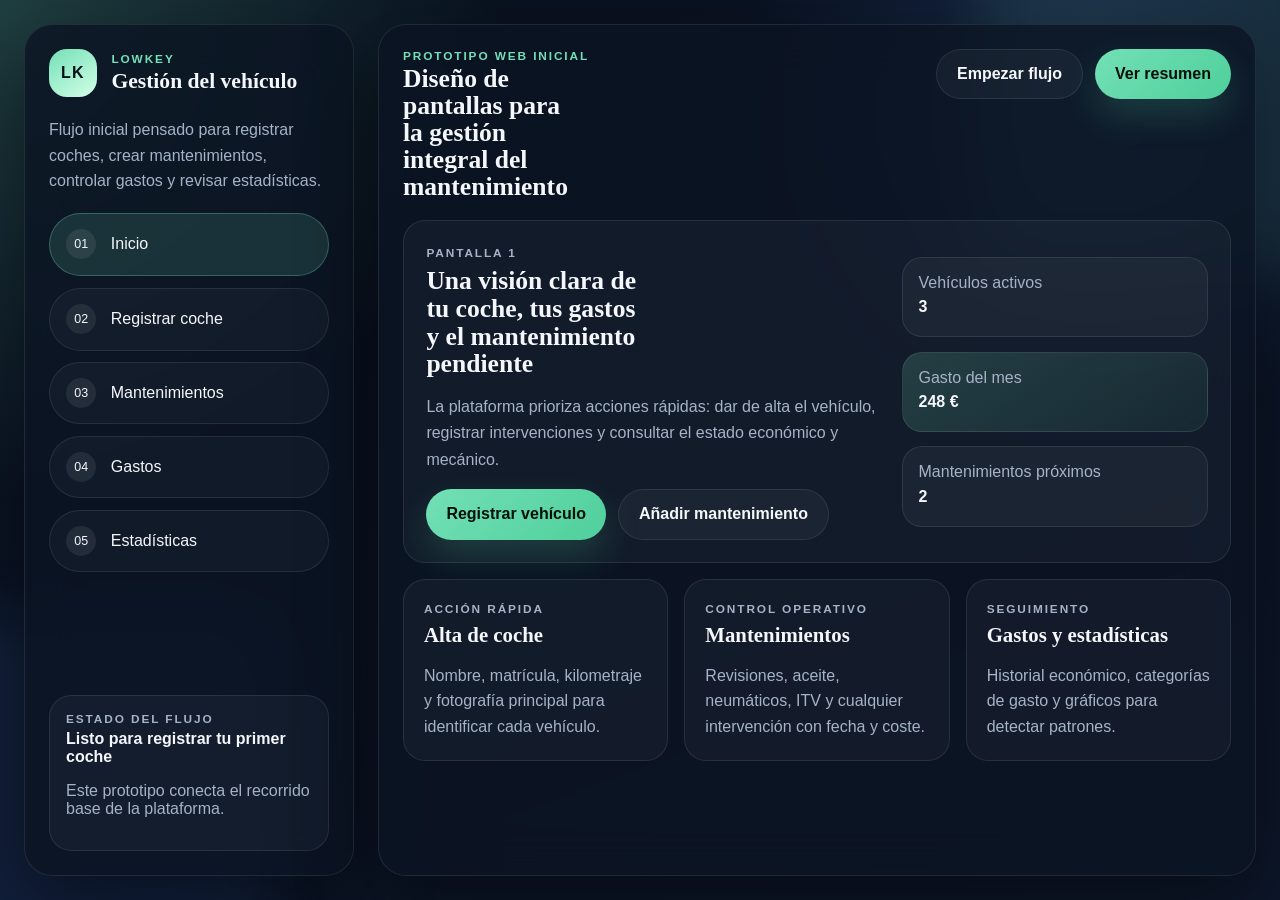
<file: index.html>
<!DOCTYPE html>
<html lang="es">
<head>
  <meta charset="UTF-8" />
  <meta name="viewport" content="width=device-width, initial-scale=1.0" />
  <title>Lowkey | Flujo inicial</title>
  <link rel="stylesheet" href="assets/styles.css" />
</head>
<body>
  <div class="backdrop backdrop-one"></div>
  <div class="backdrop backdrop-two"></div>

  <div class="shell">
    <aside class="sidebar">
      <div class="brand">
        <div class="brand-mark">LK</div>
        <div>
          <p class="eyebrow">Lowkey</p>
          <h1>Gestión del vehículo</h1>
        </div>
      </div>

      <p class="sidebar-copy">Flujo inicial pensado para registrar coches, crear mantenimientos, controlar gastos y revisar estadísticas.</p>

      <nav class="step-nav" aria-label="Flujo principal">
        <button class="step-btn active" data-screen="inicio">
          <span>01</span>
          Inicio
        </button>
        <button class="step-btn" data-screen="coches">
          <span>02</span>
          Registrar coche
        </button>
        <button class="step-btn" data-screen="mantenimientos">
          <span>03</span>
          Mantenimientos
        </button>
        <button class="step-btn" data-screen="gastos">
          <span>04</span>
          Gastos
        </button>
        <button class="step-btn" data-screen="estadisticas">
          <span>05</span>
          Estadísticas
        </button>
      </nav>

      <div class="sidebar-card">
        <p class="label">Estado del flujo</p>
        <strong id="statusLabel">Listo para registrar tu primer coche</strong>
        <p>Este prototipo conecta el recorrido base de la plataforma.</p>
      </div>
    </aside>

    <main class="main">
      <header class="topbar">
        <div>
          <p class="eyebrow">Prototipo web inicial</p>
          <h2>Diseño de pantallas para la gestión integral del mantenimiento</h2>
        </div>
        <div class="topbar-actions">
          <button class="ghost-btn" data-screen="coches">Empezar flujo</button>
          <button class="primary-btn" data-screen="estadisticas">Ver resumen</button>
        </div>
      </header>

      <section class="screen active" id="inicio" aria-labelledby="inicio-title">
        <div class="hero-card">
          <div class="hero-copy">
            <p class="label">Pantalla 1</p>
            <h3 id="inicio-title">Una visión clara de tu coche, tus gastos y el mantenimiento pendiente</h3>
            <p>La plataforma prioriza acciones rápidas: dar de alta el vehículo, registrar intervenciones y consultar el estado económico y mecánico.</p>
            <div class="hero-actions">
              <button class="primary-btn" data-screen="coches">Registrar vehículo</button>
              <button class="ghost-btn" data-screen="mantenimientos">Añadir mantenimiento</button>
            </div>
          </div>
          <div class="hero-panel">
            <div class="stat-pill">
              <span>Vehículos activos</span>
              <strong>3</strong>
            </div>
            <div class="stat-pill accent">
              <span>Gasto del mes</span>
              <strong>248 €</strong>
            </div>
            <div class="stat-pill">
              <span>Mantenimientos próximos</span>
              <strong>2</strong>
            </div>
          </div>
        </div>

        <div class="grid three-up">
          <article class="info-card">
            <p class="label">Acción rápida</p>
            <h4>Alta de coche</h4>
            <p>Nombre, matrícula, kilometraje y fotografía principal para identificar cada vehículo.</p>
          </article>
          <article class="info-card">
            <p class="label">Control operativo</p>
            <h4>Mantenimientos</h4>
            <p>Revisiones, aceite, neumáticos, ITV y cualquier intervención con fecha y coste.</p>
          </article>
          <article class="info-card">
            <p class="label">Seguimiento</p>
            <h4>Gastos y estadísticas</h4>
            <p>Historial económico, categorías de gasto y gráficos para detectar patrones.</p>
          </article>
        </div>
      </section>

      <section class="screen" id="coches" aria-labelledby="coches-title">
        <div class="screen-header">
          <div>
            <p class="label">Pantalla 2</p>
            <h3 id="coches-title">Registrar vehículo</h3>
          </div>
          <button class="ghost-btn" data-screen="mantenimientos">Siguiente pantalla</button>
        </div>

        <div class="two-column">
          <form class="panel form-panel" id="vehicleForm">
            <div class="form-row">
              <label>
                Nombre del coche
                <input type="text" name="vehicleName" placeholder="Ej. Golf Azul" required />
              </label>
              <label>
                Matrícula
                <input type="text" name="plate" placeholder="1234 ABC" required />
              </label>
            </div>
            <div class="form-row">
              <label>
                Marca
                <input type="text" name="brand" placeholder="Volkswagen" required />
              </label>
              <label>
                Modelo
                <input type="text" name="model" placeholder="Golf" required />
              </label>
            </div>
            <div class="form-row">
              <label>
                Kilometraje actual
                <input type="number" name="mileage" min="0" placeholder="154000" required />
              </label>
              <label>
                Combustible
                <select name="fuelType">
                  <option>Gasolina</option>
                  <option>Diésel</option>
                  <option>Híbrido</option>
                  <option>Eléctrico</option>
                </select>
              </label>
            </div>
            <label>
              Observaciones
              <textarea name="notes" rows="4" placeholder="ITV, historial, detalles relevantes..."></textarea>
            </label>
            <div class="form-actions">
              <button type="submit" class="primary-btn">Guardar coche</button>
              <button type="button" class="ghost-btn" data-screen="inicio">Volver</button>
            </div>
          </form>

          <aside class="panel preview-panel">
            <p class="label">Vista previa</p>
            <div class="vehicle-card">
              <div>
                <h4 id="previewName">Golf Azul</h4>
                <p id="previewPlate">1234 ABC</p>
              </div>
              <div class="badge">Activo</div>
            </div>
            <ul class="checklist">
              <li>Datos básicos del vehículo</li>
              <li>Registro de kilometraje</li>
              <li>Notas internas y documentación</li>
            </ul>
            <div class="mini-summary">
              <div>
                <span>Último servicio</span>
                <strong>12 días</strong>
              </div>
              <div>
                <span>Próxima revisión</span>
                <strong>1.200 km</strong>
              </div>
            </div>
          </aside>
        </div>
      </section>

      <section class="screen" id="mantenimientos" aria-labelledby="mantenimientos-title">
        <div class="screen-header">
          <div>
            <p class="label">Pantalla 3</p>
            <h3 id="mantenimientos-title">Añadir mantenimiento</h3>
          </div>
          <button class="ghost-btn" data-screen="gastos">Pasar a gastos</button>
        </div>

        <div class="two-column">
          <form class="panel form-panel" id="maintenanceForm">
            <div class="form-row">
              <label>
                Tipo de mantenimiento
                <select name="type">
                  <option>Cambio de aceite</option>
                  <option>Neumáticos</option>
                  <option>Frenos</option>
                  <option>ITV</option>
                  <option>Revisión general</option>
                </select>
              </label>
              <label>
                Fecha
                <input type="date" name="date" required />
              </label>
            </div>
            <div class="form-row">
              <label>
                Kilómetros
                <input type="number" name="km" min="0" placeholder="154980" required />
              </label>
              <label>
                Coste
                <input type="number" name="cost" min="0" step="0.01" placeholder="89.90" required />
              </label>
            </div>
            <label>
              Descripción
              <textarea name="description" rows="4" placeholder="Detalle del trabajo realizado..."></textarea>
            </label>
            <div class="form-actions">
              <button type="submit" class="primary-btn">Guardar mantenimiento</button>
              <button type="button" class="ghost-btn" data-screen="coches">Volver</button>
            </div>
          </form>

          <aside class="panel timeline-panel">
            <p class="label">Historial reciente</p>
            <div class="timeline">
              <article>
                <strong>Cambio de aceite</strong>
                <p>154.200 km · 82 €</p>
              </article>
              <article>
                <strong>Filtros y revisión</strong>
                <p>153.100 km · 124 €</p>
              </article>
              <article>
                <strong>Neumáticos delanteros</strong>
                <p>151.900 km · 260 €</p>
              </article>
            </div>
            <div class="alert-box">
              <strong>Próximo aviso</strong>
              <p>ITV dentro de 30 días y revisión de neumáticos en 900 km.</p>
            </div>
          </aside>
        </div>
      </section>

      <section class="screen" id="gastos" aria-labelledby="gastos-title">
        <div class="screen-header">
          <div>
            <p class="label">Pantalla 4</p>
            <h3 id="gastos-title">Control de gastos</h3>
          </div>
          <button class="ghost-btn" data-screen="estadisticas">Ver estadísticas</button>
        </div>

        <div class="grid expense-layout">
          <article class="panel expense-main">
            <div class="budget-header">
              <div>
                <p class="label">Presupuesto mensual</p>
                <h4>248 € usados de 400 €</h4>
              </div>
              <span class="badge warning">62% consumido</span>
            </div>
            <div class="progress-track" aria-hidden="true">
              <div class="progress-fill" style="width: 62%;"></div>
            </div>
            <div class="expense-cards">
              <div class="expense-card">
                <span>Mantenimiento</span>
                <strong>156 €</strong>
              </div>
              <div class="expense-card">
                <span>Combustible</span>
                <strong>72 €</strong>
              </div>
              <div class="expense-card">
                <span>ITV y tasas</span>
                <strong>20 €</strong>
              </div>
            </div>
          </article>
          <article class="panel expense-side">
            <p class="label">Registro rápido</p>
            <ul class="checklist">
              <li>Coste asociado a un coche concreto</li>
              <li>Categoría y fecha del gasto</li>
              <li>Posibilidad de añadir factura o nota</li>
            </ul>
          </article>
        </div>
      </section>

      <section class="screen" id="estadisticas" aria-labelledby="estadisticas-title">
        <div class="screen-header">
          <div>
            <p class="label">Pantalla 5</p>
            <h3 id="estadisticas-title">Estadísticas y visión global</h3>
          </div>
          <button class="ghost-btn" data-screen="inicio">Volver al inicio</button>
        </div>

        <div class="grid stats-grid">
          <article class="panel stat-card">
            <p class="label">Coste medio por coche</p>
            <strong>82 €</strong>
            <div class="bar-chart">
              <span style="height: 42%;"></span>
              <span style="height: 68%;"></span>
              <span style="height: 54%;"></span>
            </div>
          </article>
          <article class="panel stat-card">
            <p class="label">Mantenimientos este trimestre</p>
            <strong>14</strong>
            <div class="bar-chart alt">
              <span style="height: 60%;"></span>
              <span style="height: 45%;"></span>
              <span style="height: 78%;"></span>
            </div>
          </article>
          <article class="panel stat-card wide">
            <p class="label">Tendencia del gasto</p>
            <div class="trend-list">
              <div><span>Combustible</span><strong>+12%</strong></div>
              <div><span>Revisiones</span><strong>-8%</strong></div>
              <div><span>Neumáticos</span><strong>+4%</strong></div>
            </div>
          </article>
        </div>
      </section>
    </main>
  </div>

  <script src="assets/app.js"></script>
</body>
</html>
</file>
<file: assets/styles.css>
:root {
  --bg: #08111f;
  --bg-alt: #0d172a;
  --surface: rgba(12, 20, 35, 0.82);
  --surface-strong: #111c33;
  --surface-soft: rgba(255, 255, 255, 0.06);
  --text: #f4f7fb;
  --muted: #a6b3c7;
  --accent: #73e0b6;
  --accent-strong: #4fcf9b;
  --accent-warm: #ffb86b;
  --border: rgba(255, 255, 255, 0.09);
  --shadow: 0 28px 80px rgba(0, 0, 0, 0.45);
  --radius-xl: 28px;
  --radius-lg: 22px;
  --radius-md: 16px;
  --radius-sm: 12px;
  --font-heading: "Iowan Old Style", "Palatino Linotype", "Book Antiqua", Georgia, serif;
  --font-body: "Segoe UI", "Trebuchet MS", Arial, sans-serif;
}

* {
  box-sizing: border-box;
}

html {
  scroll-behavior: smooth;
}

body {
  margin: 0;
  min-height: 100vh;
  font-family: var(--font-body);
  color: var(--text);
  background:
    radial-gradient(circle at top left, rgba(115, 224, 182, 0.22), transparent 32%),
    radial-gradient(circle at 85% 10%, rgba(87, 140, 255, 0.18), transparent 26%),
    linear-gradient(160deg, var(--bg), var(--bg-alt));
}

button,
input,
select,
textarea {
  font: inherit;
}

button {
  border: 0;
  cursor: pointer;
}

input,
select,
textarea {
  width: 100%;
  border: 1px solid var(--border);
  border-radius: 14px;
  background: rgba(255, 255, 255, 0.04);
  color: var(--text);
  padding: 0.95rem 1rem;
  outline: none;
  transition: border-color 0.2s ease, box-shadow 0.2s ease, transform 0.2s ease;
}

input:focus,
select:focus,
textarea:focus {
  border-color: rgba(115, 224, 182, 0.55);
  box-shadow: 0 0 0 4px rgba(115, 224, 182, 0.12);
}

textarea {
  resize: vertical;
  min-height: 120px;
}

::placeholder {
  color: rgba(166, 179, 199, 0.65);
}

.backdrop {
  position: fixed;
  inset: auto;
  z-index: 0;
  pointer-events: none;
  filter: blur(30px);
  opacity: 0.55;
}

.backdrop-one {
  width: 22rem;
  height: 22rem;
  top: -5rem;
  right: -3rem;
  background: rgba(115, 224, 182, 0.18);
}

.backdrop-two {
  width: 24rem;
  height: 24rem;
  left: -7rem;
  bottom: -6rem;
  background: rgba(87, 140, 255, 0.18);
}

.shell {
  position: relative;
  z-index: 1;
  display: grid;
  grid-template-columns: 330px minmax(0, 1fr);
  gap: 1.5rem;
  min-height: 100vh;
  padding: 1.5rem;
}

.sidebar,
.main {
  border: 1px solid var(--border);
  border-radius: var(--radius-xl);
  background: var(--surface);
  box-shadow: var(--shadow);
  backdrop-filter: blur(24px);
}

.sidebar {
  display: flex;
  flex-direction: column;
  gap: 1.25rem;
  padding: 1.5rem;
}

.brand {
  display: flex;
  align-items: center;
  gap: 0.9rem;
}

.brand-mark {
  width: 3rem;
  height: 3rem;
  border-radius: 18px;
  display: grid;
  place-items: center;
  font-weight: 800;
  letter-spacing: 0.08em;
  color: #061018;
  background: linear-gradient(145deg, var(--accent), #d3ffe8);
}

.eyebrow,
.label {
  margin: 0;
  color: var(--accent);
  letter-spacing: 0.16em;
  text-transform: uppercase;
  font-size: 0.74rem;
  font-weight: 700;
}

.brand h1,
.topbar h2,
.hero-copy h3,
.screen-header h3,
.info-card h4,
.vehicle-card h4,
.stat-card strong {
  font-family: var(--font-heading);
}

.brand h1 {
  margin: 0.2rem 0 0;
  font-size: 1.35rem;
}

.sidebar-copy {
  margin: 0;
  color: var(--muted);
  line-height: 1.6;
}

.step-nav {
  display: grid;
  gap: 0.7rem;
}

.step-btn,
.primary-btn,
.ghost-btn {
  border-radius: 999px;
  transition: transform 0.2s ease, background 0.2s ease, border-color 0.2s ease, opacity 0.2s ease;
}

.step-btn {
  display: flex;
  align-items: center;
  gap: 0.9rem;
  width: 100%;
  padding: 0.95rem 1rem;
  border: 1px solid var(--border);
  background: rgba(255, 255, 255, 0.03);
  color: var(--text);
  text-align: left;
}

.step-btn span {
  display: inline-grid;
  place-items: center;
  width: 1.9rem;
  height: 1.9rem;
  border-radius: 999px;
  font-size: 0.78rem;
  background: rgba(255, 255, 255, 0.08);
}

.step-btn.active,
.step-btn:hover {
  background: rgba(115, 224, 182, 0.14);
  border-color: rgba(115, 224, 182, 0.3);
  transform: translateY(-1px);
}

.sidebar-card,
.panel,
.hero-card,
.info-card {
  border: 1px solid var(--border);
  border-radius: var(--radius-lg);
  background: rgba(255, 255, 255, 0.035);
}

.sidebar-card {
  margin-top: auto;
  padding: 1rem;
}

.sidebar-card strong,
.stat-pill strong,
.expense-card strong,
.mini-summary strong,
.trend-list strong {
  display: block;
  margin: 0.25rem 0;
}

.sidebar-card p,
.info-card p,
.hero-copy p,
.screen-header p,
.timeline p,
.alert-box p,
.sidebar-card p,
.checklist,
.mini-summary span,
.expense-card span,
.stat-card p,
.trend-list span {
  color: var(--muted);
}

.main {
  padding: 1.5rem;
}

.topbar {
  display: flex;
  align-items: flex-start;
  justify-content: space-between;
  gap: 1rem;
  margin-bottom: 1.25rem;
}

.topbar h2 {
  margin: 0.2rem 0 0;
  font-size: clamp(1.6rem, 2vw, 2.4rem);
  line-height: 1.05;
  max-width: 13ch;
}

.topbar-actions,
.hero-actions,
.form-actions {
  display: flex;
  flex-wrap: wrap;
  gap: 0.75rem;
}

.primary-btn,
.ghost-btn {
  padding: 0.95rem 1.25rem;
  font-weight: 700;
}

.primary-btn {
  background: linear-gradient(135deg, var(--accent), var(--accent-strong));
  color: #04100a;
  box-shadow: 0 16px 36px rgba(79, 207, 155, 0.2);
}

.ghost-btn {
  background: rgba(255, 255, 255, 0.04);
  border: 1px solid var(--border);
  color: var(--text);
}

.primary-btn:hover,
.ghost-btn:hover,
.step-btn:hover {
  transform: translateY(-1px);
}

.screen {
  display: none;
  animation: fadeIn 0.35s ease both;
}

.screen.active {
  display: block;
}

.hero-card,
.panel {
  padding: 1.4rem;
}

.hero-card {
  display: grid;
  grid-template-columns: 1.2fr 0.8fr;
  gap: 1rem;
}

.hero-copy h3 {
  margin: 0.25rem 0 0.8rem;
  font-size: clamp(1.5rem, 2vw, 2.1rem);
  line-height: 1.08;
  max-width: 17ch;
}

.hero-copy p {
  line-height: 1.65;
  max-width: 58ch;
}

.hero-panel {
  display: grid;
  gap: 0.9rem;
  align-content: center;
}

.stat-pill {
  padding: 1rem;
  border-radius: 20px;
  border: 1px solid var(--border);
  background: rgba(255, 255, 255, 0.04);
}

.stat-pill.accent {
  background: linear-gradient(145deg, rgba(115, 224, 182, 0.18), rgba(79, 207, 155, 0.08));
}

.stat-pill span,
.stat-pill strong {
  display: block;
}

.stat-pill span {
  color: var(--muted);
  margin-bottom: 0.4rem;
}

.grid {
  display: grid;
  gap: 1rem;
}

.three-up {
  grid-template-columns: repeat(3, minmax(0, 1fr));
  margin-top: 1rem;
}

.two-column {
  display: grid;
  grid-template-columns: minmax(0, 1.15fr) minmax(280px, 0.85fr);
  gap: 1rem;
}

.info-card h4,
.vehicle-card h4,
.stat-card strong {
  margin: 0.25rem 0 0.5rem;
  font-size: 1.3rem;
}

.info-card {
  padding: 1.25rem;
}

.info-card p {
  line-height: 1.6;
  margin-bottom: 0;
}

.screen-header {
  display: flex;
  align-items: flex-start;
  justify-content: space-between;
  gap: 1rem;
  margin-bottom: 1rem;
}

.screen-header h3 {
  margin: 0.25rem 0 0;
  font-size: 1.75rem;
}

.form-panel,
.preview-panel,
.timeline-panel,
.expense-main,
.expense-side,
.stat-card {
  min-height: 100%;
}

.form-panel {
  display: grid;
  gap: 1rem;
}

.form-row {
  display: grid;
  grid-template-columns: repeat(2, minmax(0, 1fr));
  gap: 1rem;
}

.form-panel label {
  display: grid;
  gap: 0.5rem;
  color: var(--text);
  font-weight: 600;
}

.preview-panel,
.timeline-panel,
.expense-side {
  display: grid;
  gap: 1rem;
  align-content: start;
}

.vehicle-card {
  display: flex;
  align-items: flex-start;
  justify-content: space-between;
  gap: 1rem;
  padding: 1rem;
  border-radius: 18px;
  background: linear-gradient(145deg, rgba(255, 255, 255, 0.06), rgba(255, 255, 255, 0.02));
  border: 1px solid var(--border);
}

.badge {
  display: inline-flex;
  align-items: center;
  justify-content: center;
  padding: 0.45rem 0.8rem;
  border-radius: 999px;
  font-size: 0.78rem;
  font-weight: 800;
  text-transform: uppercase;
  letter-spacing: 0.06em;
  background: rgba(115, 224, 182, 0.16);
  color: var(--accent);
}

.badge.warning {
  background: rgba(255, 184, 107, 0.16);
  color: var(--accent-warm);
}

.checklist {
  margin: 0;
  padding-left: 1.1rem;
  line-height: 1.8;
}

.mini-summary,
.expense-cards,
.trend-list {
  display: grid;
  gap: 0.85rem;
}

.mini-summary {
  grid-template-columns: repeat(2, minmax(0, 1fr));
}

.mini-summary div,
.expense-card,
.trend-list div,
.timeline article,
.alert-box {
  padding: 0.95rem 1rem;
  border-radius: 16px;
  border: 1px solid var(--border);
  background: rgba(255, 255, 255, 0.03);
}

.timeline article strong,
.alert-box strong {
  display: block;
  margin-bottom: 0.25rem;
}

.timeline article + article {
  margin-top: 0.75rem;
}

.expense-layout {
  grid-template-columns: minmax(0, 1.2fr) minmax(260px, 0.8fr);
}

.budget-header {
  display: flex;
  align-items: flex-start;
  justify-content: space-between;
  gap: 1rem;
}

.progress-track {
  width: 100%;
  height: 12px;
  border-radius: 999px;
  overflow: hidden;
  background: rgba(255, 255, 255, 0.06);
}

.progress-fill {
  height: 100%;
  border-radius: inherit;
  background: linear-gradient(90deg, var(--accent), var(--accent-strong));
}

.expense-cards {
  grid-template-columns: repeat(3, minmax(0, 1fr));
}

.expense-card strong {
  margin-top: 0.4rem;
  font-size: 1.35rem;
}

.stats-grid {
  grid-template-columns: repeat(3, minmax(0, 1fr));
}

.stat-card {
  display: grid;
  gap: 1rem;
}

.stat-card.wide {
  grid-column: span 1;
}

.bar-chart {
  display: flex;
  align-items: flex-end;
  gap: 0.7rem;
  min-height: 180px;
}

.bar-chart span {
  flex: 1;
  border-radius: 18px 18px 8px 8px;
  background: linear-gradient(180deg, rgba(115, 224, 182, 0.95), rgba(115, 224, 182, 0.2));
}

.bar-chart.alt span {
  background: linear-gradient(180deg, rgba(87, 140, 255, 0.95), rgba(87, 140, 255, 0.22));
}

.trend-list div {
  display: flex;
  align-items: center;
  justify-content: space-between;
}

@keyframes fadeIn {
  from {
    opacity: 0;
    transform: translateY(18px);
  }
  to {
    opacity: 1;
    transform: translateY(0);
  }
}

@media (max-width: 1100px) {
  .shell {
    grid-template-columns: 1fr;
  }

  .sidebar {
    order: 2;
  }

  .main {
    order: 1;
  }
}

@media (max-width: 900px) {
  .hero-card,
  .two-column,
  .expense-layout,
  .three-up,
  .stats-grid,
  .expense-cards,
  .form-row,
  .mini-summary {
    grid-template-columns: 1fr;
  }

  .topbar,
  .screen-header,
  .budget-header {
    flex-direction: column;
  }

  .topbar-actions,
  .hero-actions,
  .form-actions {
    width: 100%;
  }

  .primary-btn,
  .ghost-btn,
  .step-btn {
    width: 100%;
    justify-content: center;
  }
}

@media (max-width: 640px) {
  .shell,
  .main,
  .sidebar {
    padding: 1rem;
  }

  .brand h1 {
    font-size: 1.15rem;
  }

  .screen-header h3,
  .hero-copy h3,
  .topbar h2 {
    max-width: none;
  }
}
</file>
